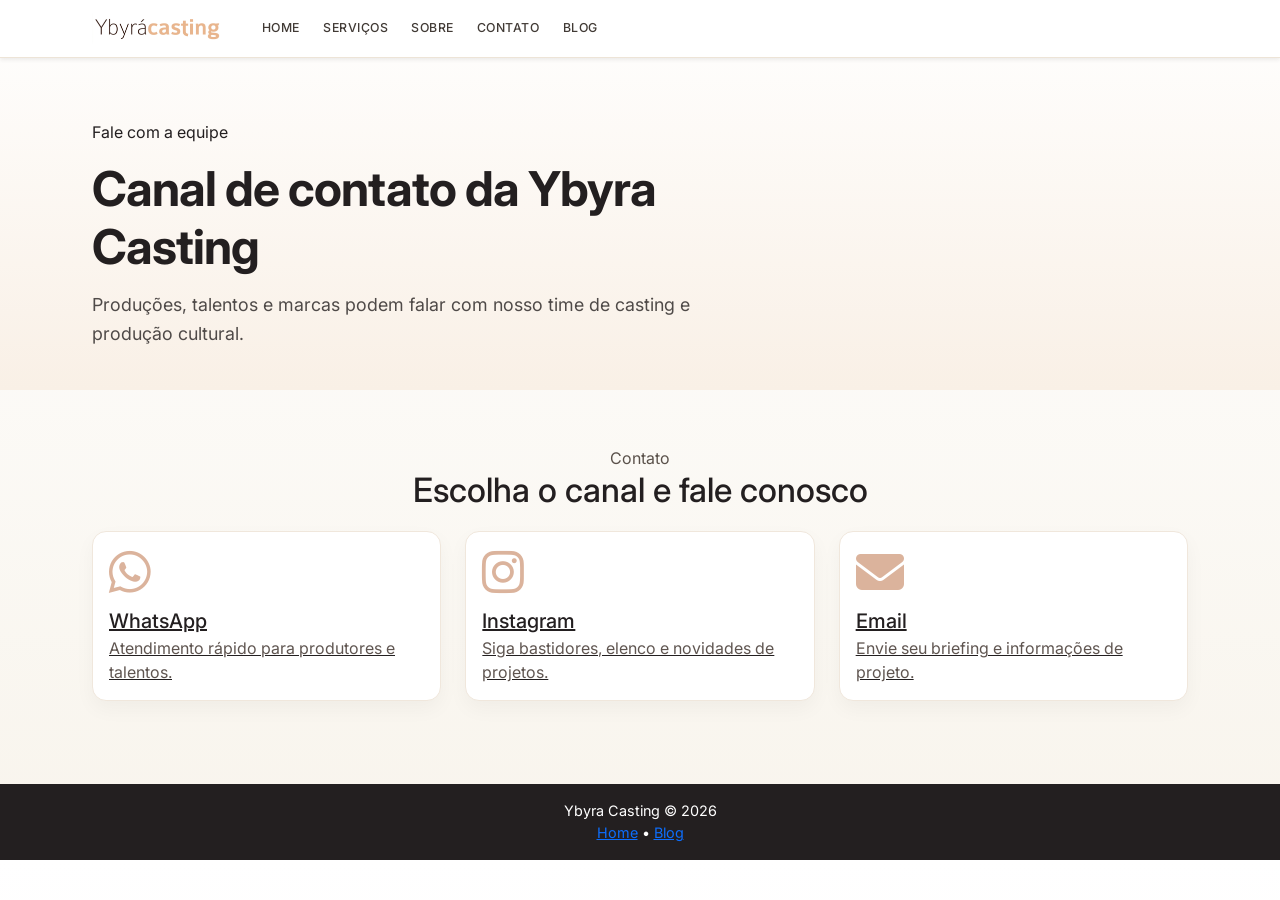
<file: contato.html>
<!-- Define que o documento usa HTML5 -->
<!DOCTYPE html>

<!-- Define idioma da página -->
<html lang="pt-BR">

<head>

<!-- Define codificação de caracteres -->
<meta charset="UTF-8">

<!-- Responsividade para celular -->
<meta name="viewport" content="width=device-width, initial-scale=1.0">

<!-- Título da página -->
<title>Contato | Ybyra Casting</title>

<!-- Importa Bootstrap para layout -->
<link href="https://cdn.jsdelivr.net/npm/bootstrap@5.3.3/dist/css/bootstrap.min.css" rel="stylesheet">

<!-- Importa biblioteca de ícones Font Awesome -->
<link rel="stylesheet" href="https://cdnjs.cloudflare.com/ajax/libs/font-awesome/6.5.1/css/all.min.css">

<!-- Importa CSS do projeto -->
<link rel="stylesheet" href="./css/style.css">

</head>

<body>
<nav id="navbar" class="navbar navbar-expand-lg fixed-top bg-white shadow-sm">
<div class="container nav-shell">
  <div class="nav-brand-wrap"><a class="navbar-brand nav-brand" href="index.html"><img src="Ybyracasting.png" class="brand-logo" alt="Ybyra Casting"></a></div>
  <button class="navbar-toggler" data-bs-toggle="collapse" data-bs-target="#menu" aria-label="Menu"><span class="navbar-toggler-icon"></span></button>
  <div class="collapse navbar-collapse" id="menu"><ul class="navbar-nav nav-links"><li class="nav-item"><a class="nav-link" href="index.html">Home</a></li><li class="nav-item"><a class="nav-link" href="index.html#servicos">Serviços</a></li><li class="nav-item"><a class="nav-link" href="index.html#sobre">Sobre</a></li><li class="nav-item"><a class="nav-link" href="contato.html">Contato</a></li><li class="nav-item"><a class="nav-link" href="index.html#blog">Blog</a></li></ul></div>
</div>
</nav>

<section class="hero" style="padding-top:120px; padding-bottom:1.6rem; background: linear-gradient(180deg, #fff, #f9f0e6);">
  <div class="container">
    <p class="eyebrow">Fale com a equipe</p>
    <h1 class="titulo">Canal de contato da Ybyra Casting</h1>
    <p class="subtitulo">Produções, talentos e marcas podem falar com nosso time de casting e produção cultural.</p>
  </div>
</section>

<section class="section" id="contato">
  <div class="container">
    <div class="section-head"><p class="eyebrow">Contato</p><h2>Escolha o canal e fale conosco</h2></div>
    <div class="row">
      <div class="col-md-4 mb-3">
        <a class="contact-card" href="https://wa.me/5511999999999" target="_blank">
          <i class="fa-brands fa-whatsapp fa-3x"></i>
          <h5>WhatsApp</h5>
          <p>Atendimento rápido para produtores e talentos.</p>
        </a>
      </div>
      <div class="col-md-4 mb-3">
        <a class="contact-card" href="https://instagram.com/ybyra.casting" target="_blank">
          <i class="fa-brands fa-instagram fa-3x"></i>
          <h5>Instagram</h5>
          <p>Siga bastidores, elenco e novidades de projetos.</p>
        </a>
      </div>
      <div class="col-md-4 mb-3">
        <a class="contact-card" href="mailto:contato@ybyracasting.com">
          <i class="fa-solid fa-envelope fa-3x"></i>
          <h5>Email</h5>
          <p>Envie seu briefing e informações de projeto.</p>
        </a>
      </div>
    </div>
  </div>
</section>

<footer class="footer"><div class="container footer-inner"><div>Ybyra Casting © 2026</div><div><a href="index.html">Home</a> • <a href="index.html#blog">Blog</a></div></div></footer>
</body>
</html>
</file>
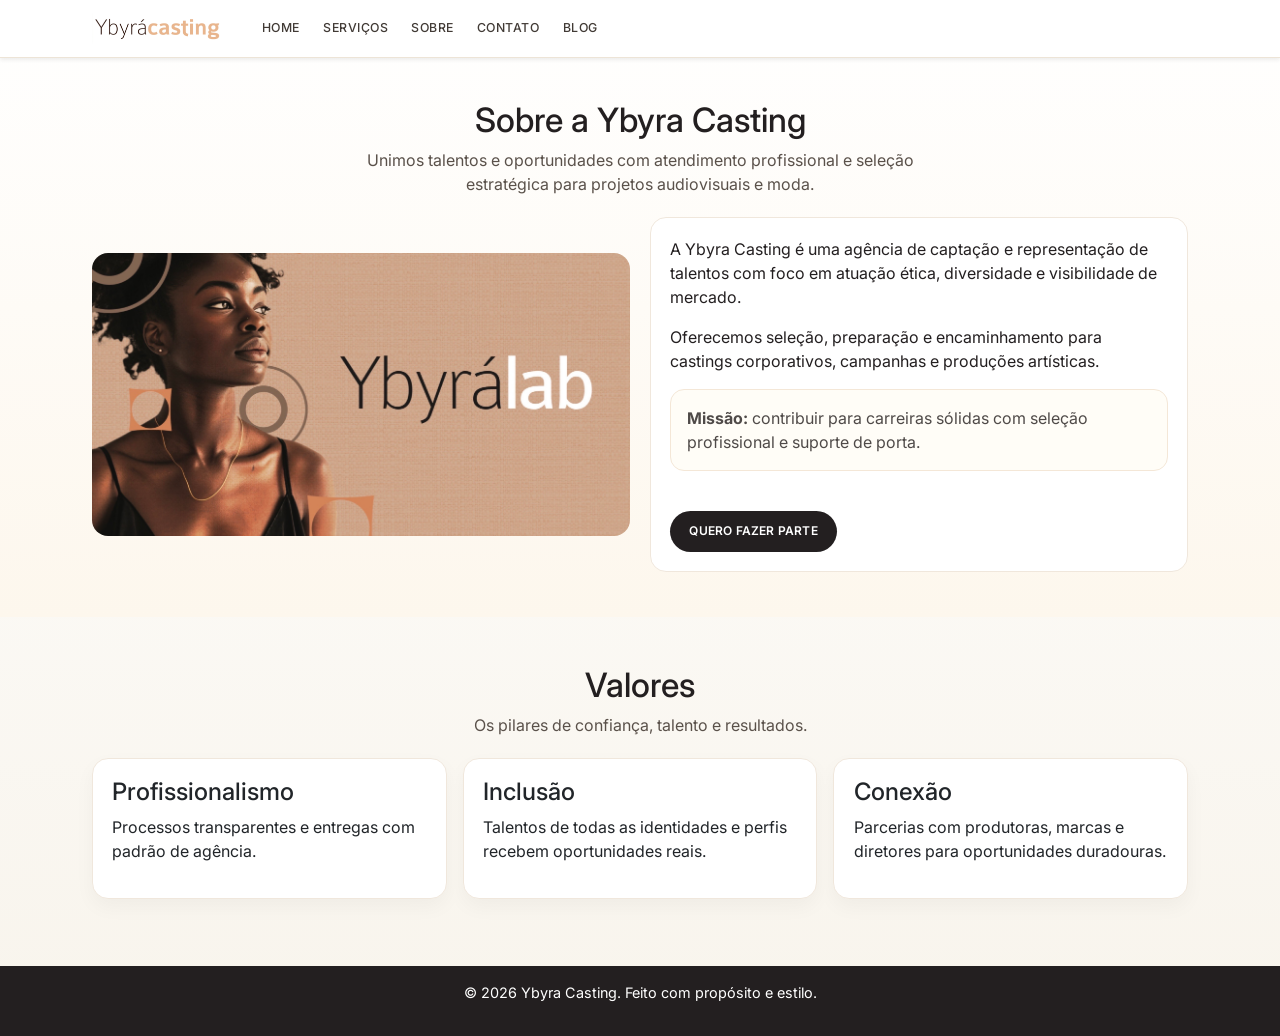
<file: sobre.html>
<!-- Define HTML5 -->
<!DOCTYPE html>

<!-- Idioma da página -->
<html lang="pt-BR">

<head>

<!-- Caracteres -->
<meta charset="UTF-8">

<!-- Responsivo -->
<meta name="viewport" content="width=device-width, initial-scale=1.0">

<!-- Título -->
<title>Sobre | Ybyra Casting</title>

<!-- Bootstrap -->
<link href="https://cdn.jsdelivr.net/npm/bootstrap@5.3.3/dist/css/bootstrap.min.css" rel="stylesheet">
<link href="https://cdnjs.cloudflare.com/ajax/libs/font-awesome/6.5.2/css/all.min.css" rel="stylesheet">

<!-- CSS do projeto -->
<link rel="stylesheet" href="css/style.css">

</head>
<body>
  <nav id="navbar" class="navbar navbar-expand-lg fixed-top bg-white shadow-sm">
    <div class="container nav-shell">
      <div class="nav-brand-wrap">
        <a class="navbar-brand nav-brand" href="index.html"><img src="Ybyracasting.png" class="brand-logo" alt="Ybyra Casting"></a>
      </div>
      <button class="navbar-toggler" data-bs-toggle="collapse" data-bs-target="#menu" aria-label="Menu">
        <span class="navbar-toggler-icon"></span>
      </button>
      <div class="collapse navbar-collapse" id="menu">
        <ul class="navbar-nav nav-links">
          <li class="nav-item"><a class="nav-link" href="index.html">Home</a></li>
          <li class="nav-item"><a class="nav-link" href="index.html#servicos">Serviços</a></li>
          <li class="nav-item"><a class="nav-link" href="index.html#sobre">Sobre</a></li>
          <li class="nav-item"><a class="nav-link" href="contato.html">Contato</a></li>
          <li class="nav-item"><a class="nav-link" href="blog.html">Blog</a></li>
        </ul>
      </div>
    </div>
  </nav>
  <section id="hero">
    <div class="container fade-in">
      <div class="section-head">
        <h2>Sobre a Ybyra Casting</h2>
        <p>Unimos talentos e oportunidades com atendimento profissional e seleção estratégica para projetos audiovisuais e moda.</p>
      </div>
      <div class="grid-2">
        <div class="sobre-imagem"><img src="Ybyra.lab.jpeg" alt="Equipe Ybyra Casting"></div>
        <div class="sobre-texto">
          <p>A Ybyra Casting é uma agência de captação e representação de talentos com foco em atuação ética, diversidade e visibilidade de mercado.</p>
          <p>Oferecemos seleção, preparação e encaminhamento para castings corporativos, campanhas e produções artísticas.</p>
          <p class="section-note"><strong>Missão:</strong> contribuir para carreiras sólidas com seleção profissional e suporte de porta.</p>
          <a href="cadastro.html" class="btn btn-dark mt-4">Quero fazer parte</a>
        </div>
      </div>
    </div>
  </section>
  <section>
    <div class="container fade-in">
      <div class="section-head"><h2>Valores</h2><p>Os pilares de confiança, talento e resultados.</p></div>
      <div class="grid-3">
        <div class="card"><h4>Profissionalismo</h4><p>Processos transparentes e entregas com padrão de agência.</p></div>
        <div class="card"><h4>Inclusão</h4><p>Talentos de todas as identidades e perfis recebem oportunidades reais.</p></div>
        <div class="card"><h4>Conexão</h4><p>Parcerias com produtoras, marcas e diretores para oportunidades duradouras.</p></div>
      </div>
    </div>
  </section>
  <footer><div class="container"><p>© 2026 Ybyra Casting. Feito com propósito e estilo.</p></div></footer>
  <script src="https://cdn.jsdelivr.net/npm/bootstrap@5.3.3/dist/js/bootstrap.bundle.min.js"></script>
</body> 
</html>
</file>
<file: css/style.css>
@import url('https://fonts.googleapis.com/css2?family=Inter:wght@400;500;600;700;800&family=Playfair+Display:wght@500;600;700&display=swap');

:root {
  --bg: #f8f4ec;
  --text: #231f20;
  --muted: #5f564e;
  --primary: #231f20;
  --accent: #DBB39C;
  --accent2: #8f6c58;
  --warm: #e08d5c;
  --border: #e9dccf;
  --radius: 14px;
  --shadow: 0 16px 28px rgba(0,0,0,0.08);
}
* { box-sizing: border-box; }
html { scroll-behavior: smooth; }
body { margin: 0; font-family: 'Inter', Arial, sans-serif; background: linear-gradient(180deg, #fff 0%, #f8f4ec 100%); color: var(--text); }
img { max-width: 100%; display: block; }
.container { width: min(1120px, 92%); margin: 0 auto; }

nav#navbar { position: fixed; top: 0; width: 100%; z-index: 100; background: #fff; border-bottom: 1px solid #ede4d7; box-shadow: 0 4px 16px rgba(0,0,0,0.04); }
.nav-shell { display: flex; align-items: center; justify-content: space-between; gap: 1rem; }
.nav-brand-wrap { display: flex; align-items: center; }
.nav-brand { display: flex; align-items: center; gap: .4rem; font-weight: 700; color: #231f20; font-size: 1rem; text-decoration: none; font-family: 'Playfair Display', 'Inter', sans-serif; letter-spacing: .02em; }
.brand-logo { width: 130px; height: auto; object-fit: contain; }
.navbar-nav { display: flex; gap: .45rem; align-items: center; margin: 0; padding: 0; list-style: none; }
.nav-link { color: #413a35; font-weight: 500; padding: .35rem .75rem; border-radius: 8px; transition: .2s; text-transform: uppercase; font-size: .77rem; letter-spacing: .04em; font-family: 'Inter', sans-serif; }
.nav-link:hover, .nav-link.active { background: #f7ede0; color: #231f20; }
.btn-produtor, .btn-casting, .btn-dark, .btn-outline-dark { border-radius: 999px; letter-spacing: .15em; font-size: .75rem; text-transform: uppercase; }
#hero { padding-top: 100px; padding-bottom: 2.8rem; background: linear-gradient(180deg, #fff, #fdf7ed); }

.titulo { font-size: clamp(2rem, 6vw, 3rem); margin: 0; max-width: 720px; font-weight: 700; letter-spacing: -0.02em; }
.subtitulo { margin-top: 1rem; color: #4f4a48; font-size: clamp(1rem, 2.2vw, 1.12rem); max-width: 640px; line-height: 1.6; }
.mt-4 { margin-top: 1.4rem; }
.btn { border-radius: 999px; border: 0; padding: 0.7rem 1.2rem; font-weight: 600; letter-spacing: .2px; }
.btn-dark { background: #231f20; color: #fff; }
.btn-dark:hover { background: #1a1817; }
.btn-outline-dark { border: 1px solid #231f20; color: #231f20; background: #fff; }
.btn-outline-dark:hover { background: #231f20; color: #fff; }

.servicos { padding: 3rem 0; }
.servicos h2, .blog h2, .contato h2 { margin-bottom: 1.1rem; font-size: clamp(1.6rem, 3vw, 2rem); text-align: center; color: #231f20; }
.card-servico, .card, .card-blog, .contact-card { border-radius: 16px; border: 1px solid #f1e0d0; background: #fff; box-shadow: 0 8px 20px rgba(0,0,0,0.04); transition: .2s ease; }
.card-servico:hover, .card:hover, .card-blog:hover, .contact-card:hover { transform: translateY(-4px); box-shadow: 0 14px 28px rgba(0,0,0,0.12); border-color: #ecd4bc; }
.card-servico { padding: 1.1rem; margin-bottom: 1rem; }
.card-servico h3 { margin-top: 0; }

.casting-call { padding: 2.6rem 0; background: #fffef9; text-align: center; border-top: 1px solid #f2e7dc; border-bottom: 1px solid #f2e7dc; }
.casting-call h2 { margin-bottom: .5rem; font-size: 1.9rem; }
.casting-call p { color: #4f4a48; margin-bottom: 1rem; max-width: 700px; margin-inline: auto; }

.sobre { padding: 2.5rem 0; }
.sobre h2 { margin-bottom: .5rem; }
.btn-sobre, .btn-produtor, .btn-casting { border-radius: 999px; font-weight: 600; letter-spacing: .05em; }

.contato { padding: 2.5rem 0; }
.contato p, .contato ul { color: #4f4a48; }

.blog { padding: 2.5rem 0; }
.blog h2 { text-align: center; margin-bottom: 1.5rem; font-size: 1.8rem; }

footer { background: #231f20; color: #fff; text-align: center; padding: 1rem; margin-top: 1.2rem; font-size: .9rem; }

.contact-card { display: block; border: 1px solid #f0e7dc; border-radius: 14px; padding: 1rem; color: #231f20; background: #fff; transition: transform .2s ease, box-shadow .2s ease, border-color .2s ease; }
.contact-card i { color: #DBB39C; transition: color .2s ease, transform .2s ease; }
.contact-card:hover { transform: translateY(-3px); border-color: #DBB39C; box-shadow: 0 10px 25px rgba(0,0,0,.08); }
.contact-card:hover i { color: #e08d5c; transform: scale(1.08); }
.contact-card h5 { margin-top: .8rem; margin-bottom:.2rem; }
.contact-card p { margin-bottom:0; color:#5f5550; }

section { padding: 3rem 0; }
.section-head { text-align: center; margin-bottom: 1.3rem; }
.section-head h2 { margin: 0; font-size: clamp(1.45rem, 4vw, 2.1rem); color: #231f20; }
.section-head p { margin: .5rem auto 0; max-width: 620px; color: #5a514a; }
.grid-2 { display: grid; grid-template-columns: 1fr 1fr; gap: 1.25rem; align-items: center; }
.grid-3 { display: grid; grid-template-columns: repeat(3,1fr); gap: 1rem; }
.card { border: 1px solid #f0e7dc; border-radius: 16px; padding: 1.2rem; background: #fff; transition: .2s ease; }
.card:hover { transform: translateY(-4px); box-shadow: 0 12px 24px rgba(0,0,0,.08); border-color: #ecd6c3; }
.fade-in { animation: fadeIn .5s ease both; }
@keyframes fadeIn { from { opacity: 0; transform: translateY(10px);} to { opacity: 1; transform: translateY(0);} }
.section-note { background: #fffdf7; border: 1px solid #f4e7d7; border-radius: 14px; padding: 1rem; color: #4f4a48; }
.sobre-imagem img { border-radius: 16px; object-fit: cover; }
.sobre-texto { background: #fff; border: 1px solid #f0e7dc; border-radius: 16px; padding: 1.2rem; }
.sobre-texto h2 { margin-top: 0; }
@media (max-width: 992px) {
  .navbar-nav { flex-wrap: wrap; justify-content: center; margin-top: .4rem; }
  .container { width: 95%; }
  .grid-2 { grid-template-columns: 1fr; }
  .grid-3 { grid-template-columns: 1fr; }
}
</file>
